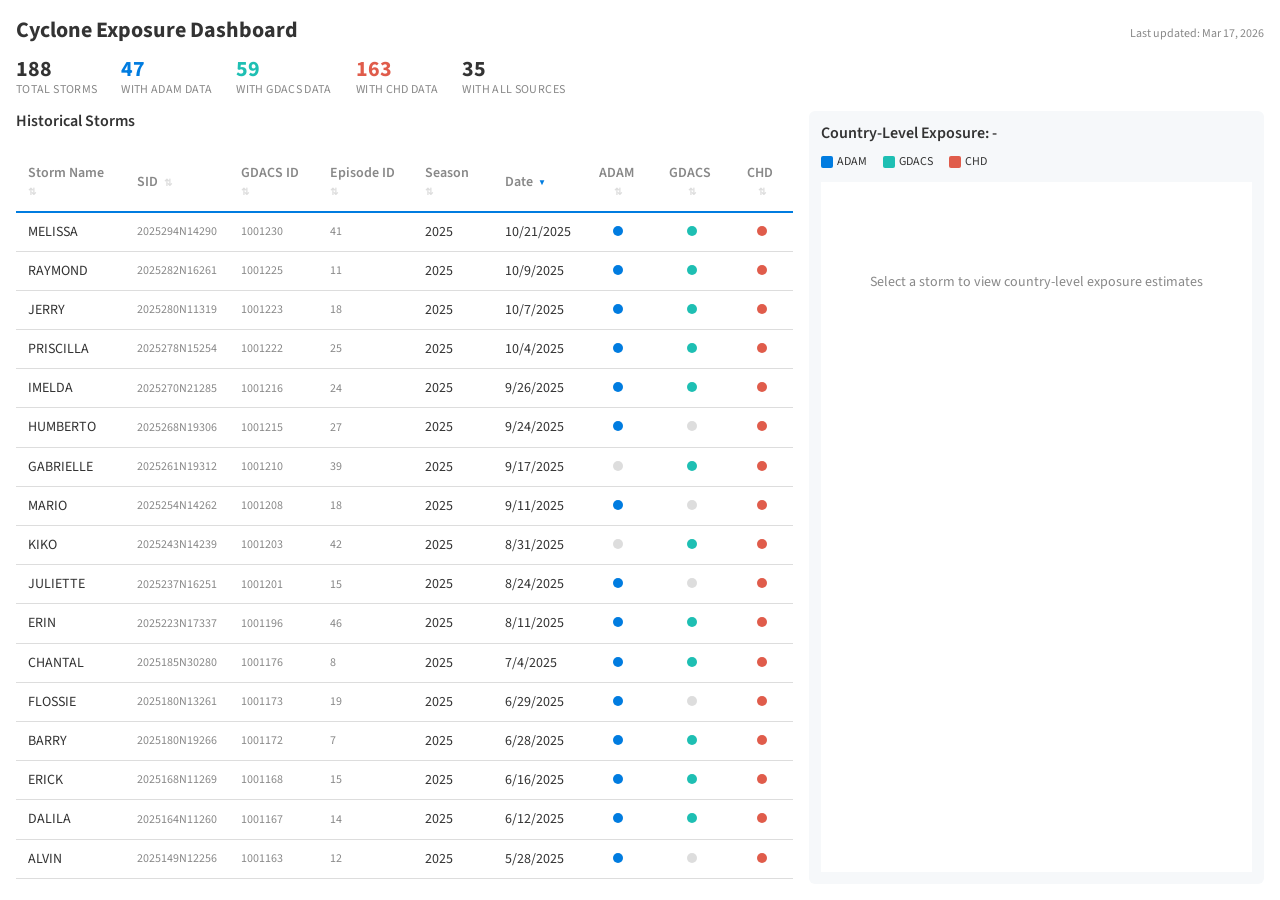
<file: index.html>
<!DOCTYPE html>
<html lang="en">
<head>
    <meta charset="UTF-8">
    <meta name="viewport" content="width=device-width, initial-scale=1.0">
    <title>Cyclone Exposure Dashboard</title>
    <link rel="preconnect" href="https://fonts.googleapis.com">
    <link rel="preconnect" href="https://fonts.gstatic.com" crossorigin>
    <link href="https://fonts.googleapis.com/css2?family=Source+Sans+Pro:wght@400;600;700&display=swap" rel="stylesheet">
    <link rel="stylesheet" href="assets/styles.css">

</head>
<body>
    <div class="container">
        <div style="display:flex; justify-content:space-between; align-items:baseline; margin-bottom:12px;">
            <h1 style="margin-bottom:0;">Cyclone Exposure Dashboard</h1>
            <span id="last-updated" style="font-size:12px; color:#888888;"></span>
        </div>

        <div id="summary-stats" class="summary-stats"></div>

        <div class="main-content">
            <div class="section left-section">
                <div class="section-header">
                    <h2>Historical Storms</h2>
                </div>
                <div id="storms-table-container" class="table-container">
                    <div class="loading">Loading storm data...</div>
                </div>
            </div>

            <div class="section right-section">
                <div class="section-header">
                    <h2>Country-Level Exposure: <span id="selected-storm-name">-</span></h2>
                    <div class="source-legend">
                        <div class="source-legend-item">
                            <div class="legend-color adam"></div>
                            <span>ADAM</span>
                        </div>
                        <div class="source-legend-item">
                            <div class="legend-color gdacs"></div>
                            <span>GDACS</span>
                        </div>
                        <div class="source-legend-item">
                            <div class="legend-color chd"></div>
                            <span>CHD</span>
                        </div>
                    </div>
                </div>
                <div id="country-table-container" class="table-container">
                    <div class="empty-state">Select a storm to view country-level exposure estimates</div>
                </div>
            </div>
        </div>
    </div>

    <div id="country-modal" class="modal-overlay" style="display:none" onclick="closeModal(event)">
        <div class="modal-content">
            <div class="modal-header">
                <h2 id="modal-country-name"></h2>
                <button class="modal-close" onclick="closeModal()">×</button>
            </div>
            <div id="modal-body"></div>
        </div>
    </div>

    <div id="adm1-modal" class="modal-overlay" style="display:none" onclick="closeAdm1Modal(event)">
        <div class="modal-content" style="max-width:780px; max-height:50vh; overflow-y:auto;">
            <div class="modal-header">
                <h2 id="adm1-modal-title"></h2>
                <button class="modal-close" onclick="closeAdm1Modal()">×</button>
            </div>
            <div class="source-legend" style="padding:8px 0 12px 0;">
                <div class="source-legend-item"><div class="legend-color adam"></div><span>ADAM</span></div>
                <div class="source-legend-item"><div class="legend-color gdacs"></div><span>GDACS</span></div>
            </div>
            <div id="adm1-modal-body"></div>
        </div>
    </div>

    <div id="dot-tooltip" class="dot-tooltip"></div>

    <script>
        let exposureData = [];
        let adm1Data = [];
        let stormDataCache = {};
        let selectedStormSid = null;
        let currentSortColumn = 'from_date';
        let currentSortDirection = 'desc';

        // Load data
        fetch('assets/exposure_data.json')
            .then(response => response.json())
            .then(data => {
                exposureData = data.data;
                if (data.last_updated) {
                    const d = new Date(data.last_updated);
                    document.getElementById('last-updated').textContent =
                        'Last updated: ' + d.toLocaleDateString(undefined, { year: 'numeric', month: 'short', day: 'numeric' });
                }
                renderStormsTable();
            })
            .catch(error => {
                console.error('Error loading data:', error);
                document.getElementById('storms-table-container').innerHTML =
                    '<div class="empty-state">Error loading data. Please ensure assets/exposure_data.json is available.</div>';
            });

        fetch('assets/adm1_exposure_data.json')
            .then(response => response.json())
            .then(data => { adm1Data = data.data; })
            .catch(() => { adm1Data = []; });

        function sortStorms(column) {
            if (currentSortColumn === column) {
                currentSortDirection = currentSortDirection === 'asc' ? 'desc' : 'asc';
            } else {
                currentSortColumn = column;
                currentSortDirection = 'asc';
            }
            renderStormsTable();
        }

        function renderStormsTable() {
            // Group data by storm (sid)
            const stormMap = {};
            exposureData.forEach(row => {
                if (!stormMap[row.sid]) {
                    stormMap[row.sid] = {
                        sid: row.sid,
                        event_id: row.event_id,
                        episode_id: row.episode_id,
                        source: row.source,
                        storm_name: row.storm_name,
                        season: row.season,
                        name: row.name,
                        from_date: row.from_date,
                        alert_level: row.alert_level,
                        hasAdam: false,
                        hasGdacs: false,
                        hasChd: false,
                        countries: []
                    };
                }

                // Check if this row has ADAM, GDACS, or CHD data
                const hasAdamData = row.pop_64kt_adam != null || row.pop_34kt_adam != null || row.pop_50kt_adam != null;
                const hasGdacsData = row.pop_34kt_gdacs != null || row.pop_64kt_gdacs != null;
                const hasChdData = row.pop_34kt_chd != null || row.pop_50kt_chd != null || row.pop_64kt_chd != null;

                if (hasAdamData) stormMap[row.sid].hasAdam = true;
                if (hasGdacsData) stormMap[row.sid].hasGdacs = true;
                if (hasChdData) stormMap[row.sid].hasChd = true;
            });

            const storms = Object.values(stormMap);

            // Summary stats
            const totalStorms   = storms.length;
            const withAdam      = storms.filter(s => s.hasAdam).length;
            const withGdacs     = storms.filter(s => s.hasGdacs).length;
            const withChd       = storms.filter(s => s.hasChd).length;
            const withBoth      = storms.filter(s => s.hasAdam && s.hasGdacs && s.hasChd).length;
            document.getElementById('summary-stats').innerHTML = `
                <div class="stat-item"><span class="stat-value">${totalStorms}</span><span class="stat-label">Total storms</span></div>
                <div class="stat-item"><span class="stat-value" style="color:#007CE0">${withAdam}</span><span class="stat-label">With ADAM data</span></div>
                <div class="stat-item"><span class="stat-value" style="color:#1EBFB3">${withGdacs}</span><span class="stat-label">With GDACS data</span></div>
                <div class="stat-item"><span class="stat-value" style="color:#E05C4B">${withChd}</span><span class="stat-label">With CHD data</span></div>
                <div class="stat-item"><span class="stat-value">${withBoth}</span><span class="stat-label">With all sources</span></div>
            `;

            // Sort storms
            storms.sort((a, b) => {
                let aVal, bVal;

                switch(currentSortColumn) {
                    case 'storm_name':
                        aVal = (a.name || '').toLowerCase();
                        bVal = (b.name || '').toLowerCase();
                        break;
                    case 'sid':
                        aVal = (a.sid || '').toLowerCase();
                        bVal = (b.sid || '').toLowerCase();
                        break;
                    case 'event_id':
                        aVal = a.event_id || 0;
                        bVal = b.event_id || 0;
                        break;
                    case 'episode_id':
                        aVal = a.episode_id || 0;
                        bVal = b.episode_id || 0;
                        break;
                    case 'season':
                        aVal = a.season || 0;
                        bVal = b.season || 0;
                        break;
                    case 'from_date':
                        aVal = a.from_date ? new Date(a.from_date).getTime() : 0;
                        bVal = b.from_date ? new Date(b.from_date).getTime() : 0;
                        break;
                    case 'hasAdam':
                        aVal = a.hasAdam ? 1 : 0;
                        bVal = b.hasAdam ? 1 : 0;
                        break;
                    case 'hasGdacs':
                        aVal = a.hasGdacs ? 1 : 0;
                        bVal = b.hasGdacs ? 1 : 0;
                        break;
                    case 'hasChd':
                        aVal = a.hasChd ? 1 : 0;
                        bVal = b.hasChd ? 1 : 0;
                        break;
                    default:
                        return 0;
                }

                if (typeof aVal === 'string') {
                    return currentSortDirection === 'asc'
                        ? aVal.localeCompare(bVal)
                        : bVal.localeCompare(aVal);
                } else {
                    return currentSortDirection === 'asc'
                        ? aVal - bVal
                        : bVal - aVal;
                }
            });

            const getSortClass = (column) => {
                if (currentSortColumn === column) {
                    return `sortable sorted-${currentSortDirection}`;
                }
                return 'sortable';
            };

            let html = `
                <table class="storms-table">
                    <thead>
                        <tr>
                            <th class="${getSortClass('storm_name')}" onclick="sortStorms('storm_name')">Storm Name</th>
                            <th class="${getSortClass('sid')}" onclick="sortStorms('sid')">SID</th>
                            <th class="${getSortClass('event_id')}" onclick="sortStorms('event_id')">GDACS ID</th>
                            <th class="${getSortClass('episode_id')}" onclick="sortStorms('episode_id')">Episode ID</th>
                            <th class="${getSortClass('season')}" onclick="sortStorms('season')">Season</th>
                            <th class="${getSortClass('from_date')}" onclick="sortStorms('from_date')">Date</th>
                            <th class="${getSortClass('hasAdam')}" onclick="sortStorms('hasAdam')" style="text-align: center;">ADAM</th>
                            <th class="${getSortClass('hasGdacs')}" onclick="sortStorms('hasGdacs')" style="text-align: center;">GDACS</th>
                            <th class="${getSortClass('hasChd')}" onclick="sortStorms('hasChd')" style="text-align: center;">CHD</th>
                        </tr>
                    </thead>
                    <tbody>
            `;

            storms.forEach(storm => {
                // Cache storm data for lookup
                stormDataCache[storm.sid] = storm;

                const date = storm.from_date ? new Date(storm.from_date).toLocaleDateString() : '-';

                html += `
                    <tr onclick="selectStorm('${storm.sid}')" data-sid="${storm.sid}">
                        <td>${storm.name || '-'}</td>
                        <td style="font-size: 12px; color: #888888;">${storm.sid || '-'}</td>
                        <td style="font-size: 12px; color: #888888;">${storm.event_id || '-'}</td>
                        <td style="font-size: 12px; color: #888888;">${storm.episode_id || '-'}</td>
                        <td>${storm.season || '-'}</td>
                        <td>${date}</td>
                        <td style="text-align: center;"><span class="indicator ${storm.hasAdam ? 'adam-available' : 'unavailable'}"></span></td>
                        <td style="text-align: center;"><span class="indicator ${storm.hasGdacs ? 'gdacs-available' : 'unavailable'}"></span></td>
                        <td style="text-align: center;"><span class="indicator ${storm.hasChd ? 'chd-available' : 'unavailable'}"></span></td>
                    </tr>
                `;
            });

            html += `
                    </tbody>
                </table>
            `;

            document.getElementById('storms-table-container').innerHTML = html;
        }

        function selectStorm(sid) {
            selectedStormSid = sid;

            // Update selected row styling
            document.querySelectorAll('.storms-table tbody tr').forEach(tr => {
                tr.classList.remove('selected');
            });
            document.querySelector(`tr[data-sid="${sid}"]`).classList.add('selected');

            // Get storm name from cache
            const storm = stormDataCache[sid];
            const stormName = storm ? (storm.name || 'Unknown') : 'Unknown';

            // Update storm name in country section
            document.getElementById('selected-storm-name').textContent = stormName;

            // Render country table
            renderCountryTable(sid);
        }

        function renderCountryTable(sid) {
            const stormData = exposureData.filter(row => row.sid === sid);

            if (stormData.length === 0) {
                document.getElementById('country-table-container').innerHTML =
                    '<div class="empty-state">No data available for this storm</div>';
                return;
            }

            // Group by ISO3 to ensure one row per country
            const countryMap = {};
            stormData.forEach(row => {
                if (!countryMap[row.iso3]) {
                    countryMap[row.iso3] = {
                        country_name: row.country_name,
                        iso3: row.iso3,
                        pop_64kt_adam: row.pop_64kt_adam,
                        pop_50kt_adam: row.pop_50kt_adam,
                        pop_34kt_adam: row.pop_34kt_adam,
                        pop_64kt_gdacs: row.pop_64kt_gdacs,
                        pop_34kt_gdacs: row.pop_34kt_gdacs,
                        pop_64kt_chd: row.pop_64kt_chd,
                        pop_50kt_chd: row.pop_50kt_chd,
                        pop_34kt_chd: row.pop_34kt_chd
                    };
                } else {
                    // Merge data if we have multiple rows for the same country
                    if (row.country_name != null) countryMap[row.iso3].country_name = row.country_name;
                    if (row.pop_64kt_adam != null) countryMap[row.iso3].pop_64kt_adam = row.pop_64kt_adam;
                    if (row.pop_50kt_adam != null) countryMap[row.iso3].pop_50kt_adam = row.pop_50kt_adam;
                    if (row.pop_34kt_adam != null) countryMap[row.iso3].pop_34kt_adam = row.pop_34kt_adam;
                    if (row.pop_64kt_gdacs != null) countryMap[row.iso3].pop_64kt_gdacs = row.pop_64kt_gdacs;
                    if (row.pop_34kt_gdacs != null) countryMap[row.iso3].pop_34kt_gdacs = row.pop_34kt_gdacs;
                    if (row.pop_64kt_chd != null) countryMap[row.iso3].pop_64kt_chd = row.pop_64kt_chd;
                    if (row.pop_50kt_chd != null) countryMap[row.iso3].pop_50kt_chd = row.pop_50kt_chd;
                    if (row.pop_34kt_chd != null) countryMap[row.iso3].pop_34kt_chd = row.pop_34kt_chd;
                }
            });

            const countries = Object.values(countryMap).sort((a, b) =>
                (a.country_name || '').localeCompare(b.country_name || '')
            );

            const formatNumber = (val) => {
                if (val == null || val === '') return '-';
                return Math.round(val).toLocaleString();
            };

            const createStackedValues = (adamVal, gdacsVal, chdVal) => {
                const adamDisplay = adamVal != null ? formatNumber(adamVal) : '-';
                const gdacsDisplay = gdacsVal != null ? formatNumber(gdacsVal) : '-';
                const chdDisplay = chdVal != null ? formatNumber(chdVal) : '-';

                const adamClass = adamVal != null ? 'adam-value' : 'no-data';
                const gdacsClass = gdacsVal != null ? 'gdacs-value' : 'no-data';
                const chdClass = chdVal != null ? 'chd-value' : 'no-data';

                return `
                    <div class="stacked-values">
                        <div class="${adamClass}">${adamDisplay}</div>
                        <div class="${gdacsClass}">${gdacsDisplay}</div>
                        <div class="${chdClass}">${chdDisplay}</div>
                    </div>
                `;
            };

            let html = `
                <table>
                    <thead>
                        <tr>
                            <th>Country</th>
                            <th style="text-align: center;">High Wind (64 kt)</th>
                            <th style="text-align: center;">Medium Wind (50 kt)</th>
                            <th style="text-align: center;">Low Wind (34 kt)</th>
                            <th></th>
                        </tr>
                    </thead>
                    <tbody>
            `;

            countries.forEach(country => {
                const safeIso3 = (country.iso3 || '').replace(/'/g, "\\'");
                const safeName = (country.country_name || '-').replace(/'/g, "\\'");
                const hasAdm1 = adm1Data.some(
                    r => r.sid === sid && r.iso3 === country.iso3
                );
                const adm1Link = hasAdm1
                    ? `<span class="country-link" onclick="openAdm1Modal('${sid}', '${safeIso3}', '${safeName}')">See admin 1</span>`
                    : '-';
                html += `
                    <tr>
                        <td><span class="country-link" onclick="openCountryModal('${safeIso3}', '${safeName}')">${country.country_name || '-'}</span></td>
                        <td class="comparison-cell">${createStackedValues(country.pop_64kt_adam, country.pop_64kt_gdacs, country.pop_64kt_chd)}</td>
                        <td class="comparison-cell">${createStackedValues(country.pop_50kt_adam, null, country.pop_50kt_chd)}</td>
                        <td class="comparison-cell">${createStackedValues(country.pop_34kt_adam, country.pop_34kt_gdacs, country.pop_34kt_chd)}</td>
                        <td style="white-space:nowrap;">${adm1Link}</td>
                    </tr>
                `;
            });

            html += `
                    </tbody>
                </table>
            `;

            document.getElementById('country-table-container').innerHTML = html;
        }

        const WIND_LEVELS = [
            { value: '34', label: '34 kt', adamKey: 'pop_34kt_adam', gdacsKey: 'pop_34kt_gdacs', chdKey: 'pop_34kt_chd' },
            { value: '50', label: '50 kt', adamKey: 'pop_50kt_adam', gdacsKey: null,              chdKey: 'pop_50kt_chd' },
            { value: '64', label: '64 kt', adamKey: 'pop_64kt_adam', gdacsKey: 'pop_64kt_gdacs', chdKey: 'pop_64kt_chd' },
        ];

        let _modalCountryData = [];
        let _modalHighlightSid = null;

        function openCountryModal(iso3, countryName) {
            _modalCountryData = exposureData.filter(row => row.iso3 === iso3);
            _modalHighlightSid = selectedStormSid;
            document.getElementById('modal-country-name').textContent = countryName;
            const toggle = WIND_LEVELS.map((w, i) =>
                `<label class="wind-option"><input type="radio" name="wind-speed" value="${w.value}" ${i === 0 ? 'checked' : ''} onchange="updateChart('${w.value}')">${w.label}</label>`
            ).join('');
            document.getElementById('modal-body').innerHTML =
                `<div class="wind-toggle">${toggle}</div><div id="chart-svg-container">${buildStripChart('34')}</div>`;
            setupDotTooltips();
            document.getElementById('country-modal').style.display = 'flex';
        }

        function updateChart(windValue) {
            document.getElementById('chart-svg-container').innerHTML = buildStripChart(windValue);
            setupDotTooltips();
        }

        function buildStripChart(windValue) {
            const level = WIND_LEVELS.find(w => w.value === windValue);

            const W = 500, H = 360;
            const m = { top: 20, right: 30, bottom: 56, left: 72 };
            const pw = W - m.left - m.right;
            const ph = H - m.top - m.bottom;

            // Three strip centers
            const adamX  = pw * 0.2;
            const gdacsX = pw * 0.5;
            const chdX   = pw * 0.8;
            const jitterRange = pw * 0.14;

            // Scale across all strips for the selected wind level
            let maxVal = 0;
            _modalCountryData.forEach(row => {
                const av = row[level.adamKey];
                const gv = level.gdacsKey ? row[level.gdacsKey] : null;
                const cv = level.chdKey ? row[level.chdKey] : null;
                if (av != null && av > maxVal) maxVal = av;
                if (gv != null && gv > maxVal) maxVal = gv;
                if (cv != null && cv > maxVal) maxVal = cv;
            });
            if (maxVal === 0) maxVal = 1;

            const yPos = v => ph - (v / maxVal) * ph;

            function jitter(s) {
                let h = 5381;
                for (let i = 0; i < s.length; i++) h = ((h << 5) + h + s.charCodeAt(i)) & 0x7FFFFFFF;
                return ((h % 10000) / 10000 - 0.5) * jitterRange;
            }

            // Y-axis grid lines and labels — 5 evenly spaced ticks
            let grid = '', yLabels = '';
            const nTicks = 5;
            for (let i = 0; i <= nTicks; i++) {
                const v = (i / nTicks) * maxVal;
                const y = yPos(v).toFixed(1);
                const label = v >= 1e6 ? (v / 1e6).toFixed(1) + 'M' : v >= 1e3 ? (v / 1e3).toFixed(0) + 'K' : Math.round(v).toString();
                grid    += `<line x1="0" y1="${y}" x2="${pw}" y2="${y}" stroke="#EEEEEE" stroke-width="1"/>`;
                yLabels += `<text x="-8" y="${(parseFloat(y) + 4).toFixed(1)}" text-anchor="end" font-size="11" fill="#999">${label}</text>`;
            }

            // Dots — normal first, selected on top
            let normalDots = '', selectedDots = '';
            function addDot(stripX, v, name, season, color, sid) {
                if (v == null) return;
                const isHL = _modalHighlightSid != null && sid === _modalHighlightSid;
                const y = yPos(v).toFixed(1);
                const j = jitter(name + stripX.toFixed(0));
                const valLabel = v >= 1e6 ? (v / 1e6).toFixed(2) + 'M' : v >= 1e3 ? (v / 1e3).toFixed(1) + 'K' : v.toLocaleString();
                const dot = `<circle cx="${(stripX + j).toFixed(1)}" cy="${y}" r="${isHL ? 8 : 5}" fill="${isHL ? '#E05C4B' : color}" opacity="${isHL ? 1 : 0.7}" stroke="${isHL ? '#B84535' : 'white'}" stroke-width="${isHL ? 2 : 1}" class="dot" data-storm="${name.replace(/"/g, '&quot;')}" data-season="${season}" data-val="${valLabel}"/>`;
                if (isHL) selectedDots += dot;
                else normalDots += dot;
            }

            let selectedName = '';
            _modalCountryData.forEach(row => {
                if (_modalHighlightSid != null && row.sid === _modalHighlightSid) selectedName = row.name;
                addDot(adamX,  row[level.adamKey],                            row.name, row.season, '#007CE0', row.sid);
                addDot(gdacsX, level.gdacsKey ? row[level.gdacsKey] : null,  row.name, row.season, '#1EBFB3', row.sid);
                addDot(chdX,   level.chdKey  ? row[level.chdKey]   : null,  row.name, row.season, '#E05C4B', row.sid);
            });

            // X-axis labels
            const gdacsColor = level.gdacsKey ? '#1EBFB3' : '#CCCCCC';
            const xLabels = `
                <text x="${adamX.toFixed(1)}"  y="${ph + 22}" text-anchor="middle" font-size="13" font-weight="600" fill="#007CE0">ADAM</text>
                <text x="${gdacsX.toFixed(1)}" y="${ph + 22}" text-anchor="middle" font-size="13" font-weight="600" fill="${gdacsColor}">GDACS</text>
                <text x="${chdX.toFixed(1)}"   y="${ph + 22}" text-anchor="middle" font-size="13" font-weight="600" fill="#E05C4B">CHD</text>
            `;

            let noEquivLabel = '';
            if (!level.gdacsKey) {
                noEquivLabel += `<text x="${gdacsX.toFixed(1)}" y="${(ph / 2).toFixed(0)}" text-anchor="middle" font-size="12" fill="#CCCCCC">No equivalent</text>`;
            }

            // Legend (selected storm only — ADAM/GDACS identified by x-axis labels)
            const legendLabel = selectedName ? selectedName : 'Selected storm';
            const legend = `
                <circle cx="${(pw / 2 - 58).toFixed(0)}" cy="${ph + 42}" r="6" fill="#E05C4B" stroke="#B84535" stroke-width="2"/>
                <text    x="${(pw / 2 - 46).toFixed(0)}" y="${ph + 46}" font-size="11" fill="#555">${legendLabel}</text>
            `;

            return `<svg width="${W}" height="${H}">
                <g transform="translate(${m.left},${m.top})">
                    ${grid}
                    <line x1="0" y1="0" x2="0" y2="${ph}" stroke="#DDDDDD" stroke-width="1"/>
                    <line x1="0" y1="${ph}" x2="${pw}" y2="${ph}" stroke="#DDDDDD" stroke-width="1"/>
                    ${normalDots}
                    ${selectedDots}
                    ${noEquivLabel}
                    ${xLabels}
                    ${yLabels}
                    ${legend}
                    <text transform="rotate(-90)" x="${(-ph / 2).toFixed(0)}" y="-56" text-anchor="middle" font-size="12" fill="#999">Population exposed</text>
                </g>
            </svg>`;
        }

        function setupDotTooltips() {
            const tooltip = document.getElementById('dot-tooltip');
            document.querySelectorAll('#modal-body .dot').forEach(dot => {
                dot.addEventListener('mouseenter', e => {
                    tooltip.innerHTML = `<strong>${e.target.dataset.storm}</strong> (${e.target.dataset.season})<br>${e.target.dataset.val}`;
                    tooltip.style.display = 'block';
                });
                dot.addEventListener('mousemove', e => {
                    tooltip.style.left = (e.clientX + 14) + 'px';
                    tooltip.style.top  = (e.clientY - 48) + 'px';
                });
                dot.addEventListener('mouseleave', () => {
                    tooltip.style.display = 'none';
                });
            });
        }

        function closeModal(e) {
            if (!e || e.target === document.getElementById('country-modal')) {
                document.getElementById('country-modal').style.display = 'none';
                document.getElementById('dot-tooltip').style.display = 'none';
            }
        }

        function openAdm1Modal(sid, iso3, countryName) {
            document.getElementById('adm1-modal-title').textContent =
                `Admin 1 Exposure — ${countryName}`;
            document.getElementById('adm1-modal-body').innerHTML =
                renderAdm1Table(sid, iso3);
            document.getElementById('adm1-modal').style.display = 'flex';
        }

        function renderAdm1Table(sid, iso3) {
            const rows = adm1Data.filter(r => r.sid === sid && r.iso3 === iso3);
            if (rows.length === 0) return '<div class="empty-state">No admin 1 data available.</div>';

            const formatNumber = (val) => {
                if (val == null || val === '') return '-';
                return Math.round(val).toLocaleString();
            };

            const createStackedValues = (adamVal, gdacsVal) => {
                const adamDisplay = adamVal != null ? formatNumber(adamVal) : '-';
                const gdacsDisplay = gdacsVal != null ? formatNumber(gdacsVal) : '-';
                return `
                    <div class="stacked-values">
                        <div class="${adamVal != null ? 'adam-value' : 'no-data'}">${adamDisplay}</div>
                        <div class="${gdacsVal != null ? 'gdacs-value' : 'no-data'}">${gdacsDisplay}</div>
                    </div>
                `;
            };

            // Sort by adm1_name
            const sorted = [...rows].sort((a, b) =>
                (a.adm1_name || '').localeCompare(b.adm1_name || '')
            );

            let html = `
                <table>
                    <thead>
                        <tr>
                            <th>Admin 1</th>
                            <th style="text-align:center;">High Wind (64 kt)</th>
                            <th style="text-align:center;">Medium Wind (50 kt)</th>
                            <th style="text-align:center;">Low Wind (34 kt)</th>
                        </tr>
                    </thead>
                    <tbody>
            `;
            const totals = { pop_64kt_adam: null, pop_64kt_gdacs: null, pop_50kt_adam: null, pop_34kt_adam: null, pop_34kt_gdacs: null };
            sorted.forEach(row => {
                for (const key of Object.keys(totals)) {
                    if (row[key] != null) totals[key] = (totals[key] || 0) + row[key];
                }
                html += `
                    <tr>
                        <td>${row.adm1_name || '-'}</td>
                        <td class="comparison-cell">${createStackedValues(row.pop_64kt_adam, row.pop_64kt_gdacs)}</td>
                        <td class="comparison-cell">${createStackedValues(row.pop_50kt_adam, null)}</td>
                        <td class="comparison-cell">${createStackedValues(row.pop_34kt_adam, row.pop_34kt_gdacs)}</td>
                    </tr>
                `;
            });
            html += `
                    </tbody>
                    <tfoot>
                        <tr style="font-weight:600; border-top: 2px solid #007CE0;">
                            <td>Total</td>
                            <td class="comparison-cell">${createStackedValues(totals.pop_64kt_adam, totals.pop_64kt_gdacs)}</td>
                            <td class="comparison-cell">${createStackedValues(totals.pop_50kt_adam, null)}</td>
                            <td class="comparison-cell">${createStackedValues(totals.pop_34kt_adam, totals.pop_34kt_gdacs)}</td>
                        </tr>
                    </tfoot>
                </table>`;
            return html;
        }

        function closeAdm1Modal(e) {
            if (!e || e.target === document.getElementById('adm1-modal')) {
                document.getElementById('adm1-modal').style.display = 'none';
            }
        }
    </script>
</body>
</html>
</file>
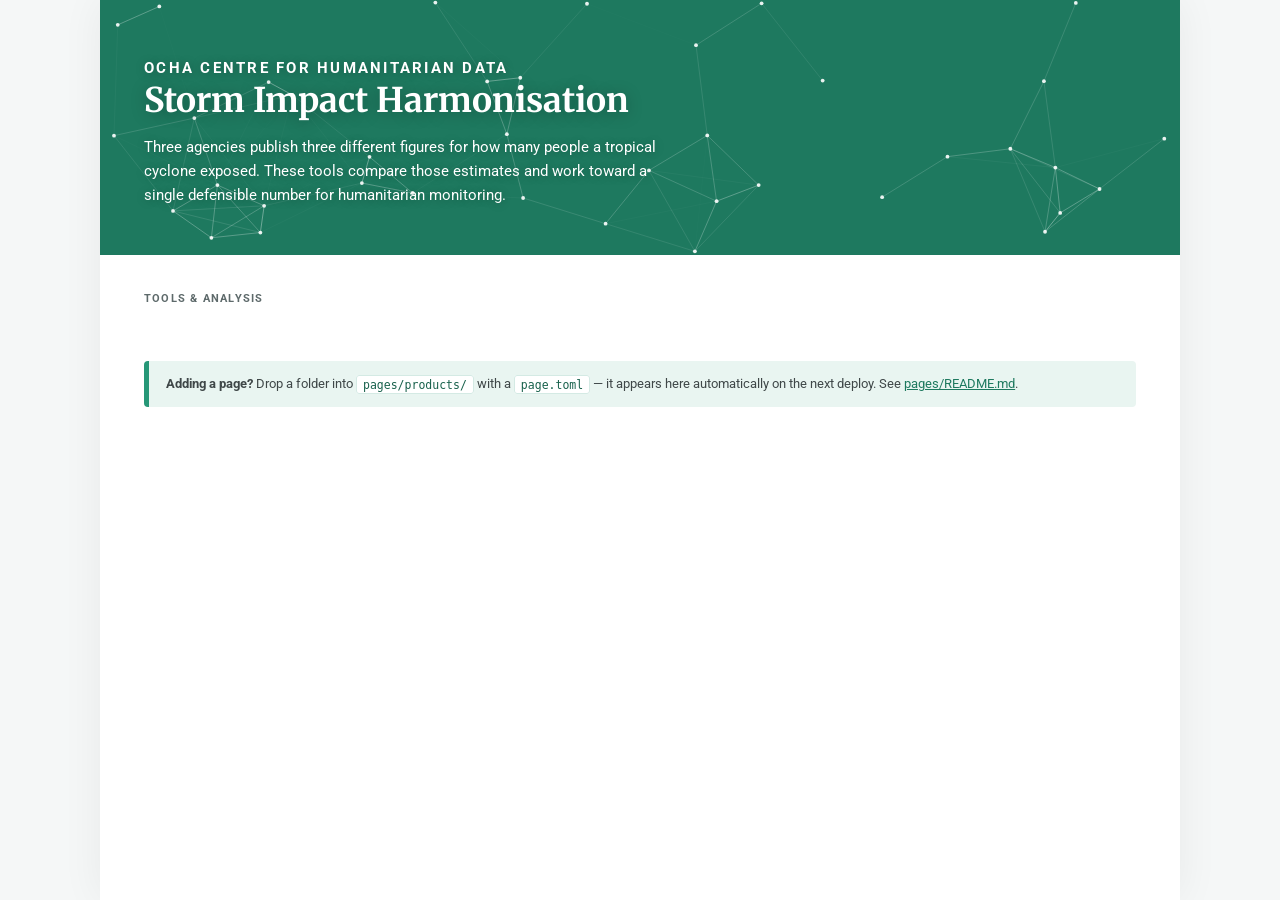
<file: pages/_build/template.html>
<!DOCTYPE html>
<html lang="en">
<head>
<meta charset="utf-8">
<meta name="viewport" content="width=device-width, initial-scale=1">
<title>Storm Impact Harmonisation — OCHA Centre for Humanitarian Data</title>
<meta name="description" content="Tools and analysis comparing CHD, GDACS and ADAM tropical cyclone population exposure estimates.">
<link rel="preconnect" href="https://fonts.googleapis.com">
<link rel="preconnect" href="https://fonts.gstatic.com" crossorigin>
<link href="https://fonts.googleapis.com/css2?family=Merriweather:wght@700&family=Roboto:wght@400;500;700&display=swap" rel="stylesheet">
<style>
/* HDX v2 design tokens — kept in step with artefacts/slides/aac_slides.scss so
   the site and the decks read as one system. */
:root {
  --b5:#269777; --b6:#1e795f; --b7:#18614c; --b05:#e9f5f1; --b1:#d4eae4;
  --n9:#1f2324; --n8:#3f4748; --n7:#5e6a6b; --n05:#f5f7f7;
}
* { box-sizing:border-box; }
body {
  margin:0; background:var(--n05); color:var(--n9);
  font-family:'Roboto',system-ui,-apple-system,'Segoe UI','Helvetica Neue',Arial,sans-serif;
  line-height:1.5;
}
.wrap { max-width:1080px; margin:0 auto; background:#fff; min-height:100vh;
        box-shadow:0 0 40px rgba(31,35,36,.06); }

/* ── hero ─────────────────────────────────────────────────────────────── */
.hero { position:relative; overflow:hidden; background:var(--b6);
        padding:56px 44px 48px; }
.hero canvas { position:absolute; inset:0; width:100%; height:100%; z-index:0; }
.hero .inner { position:relative; z-index:1; }
.eyebrow { font-size:11px; letter-spacing:.15em; text-transform:uppercase; font-weight:700;
           color:rgba(255,255,255,.88); margin:0 0 12px;
           text-shadow:0 1px 8px rgba(0,0,0,.25); }
.hero h1 { font-family:'Merriweather',Georgia,'Times New Roman',serif; font-weight:700;
           font-size:34px; line-height:1.2; color:#fff; margin:0 0 14px;
           text-shadow:0 2px 16px rgba(0,0,0,.28); }
.hero p { margin:0; font-size:15px; line-height:1.6; color:#fff; max-width:64ch;
          text-shadow:0 1px 10px rgba(0,0,0,.25); }

/* ── cards ────────────────────────────────────────────────────────────── */
main { padding:36px 44px 8px; }
.label { font-size:11px; font-weight:700; letter-spacing:.11em; text-transform:uppercase;
         color:var(--n7); margin:0 0 16px; }
.grid { display:grid; grid-template-columns:repeat(auto-fill,minmax(300px,1fr)); gap:16px; }

.k { display:flex; flex-direction:column; text-decoration:none; color:inherit;
     background:#fff; border:1px solid #e2e7e7; border-top:3px solid var(--b5);
     border-radius:5px; padding:18px 19px 14px;
     transition:box-shadow .18s ease, transform .18s ease; }
.k:hover, .k:focus-visible { box-shadow:0 4px 20px rgba(31,35,36,.10);
                             transform:translateY(-2px); outline:none; }
.k:focus-visible { border-color:var(--b5); box-shadow:0 0 0 3px var(--b1); }
.k h2 { font-family:'Merriweather',Georgia,serif; margin:0 0 8px; font-size:16px;
        font-weight:700; color:var(--b6); line-height:1.25; }
.k p { margin:0 0 14px; font-size:13.5px; color:var(--n8); line-height:1.55; flex:1; }
.k .foot { display:flex; justify-content:space-between; align-items:center; gap:10px;
           font-size:10.5px; color:var(--n7); text-transform:uppercase;
           letter-spacing:.06em; border-top:1px solid #f0f3f3; padding-top:10px; }
.k .foot em { font-style:normal; color:var(--b5); font-weight:500; }

.chip { display:inline-block; font-size:9px; padding:2.5px 7px; border-radius:10px;
        margin-left:7px; text-transform:uppercase; letter-spacing:.07em; font-weight:700;
        vertical-align:2.5px; font-family:'Roboto',sans-serif; }
.chip-ext { background:var(--b05); color:var(--b7); border:1px solid var(--b1); }
.chip-dep { background:#f0f2f2; color:var(--n7); border:1px solid #e0e5e5; }

.k.dep { border-top-color:#c8d0d0; opacity:.66; background:#fcfdfd; }
.k.dep h2 { color:var(--n7); }
.k.dep:hover { transform:none; box-shadow:none; }

/* ── contributor footer ───────────────────────────────────────────────── */
footer { margin:30px 44px 40px; padding:13px 17px; border-radius:4px;
         background:var(--b05); border-left:5px solid var(--b5);
         font-size:12.5px; color:var(--n8); line-height:1.6; }
footer code { background:#fff; border:1px solid var(--b1); padding:1.5px 6px;
              border-radius:3px; font-size:11.5px; color:var(--b7); }
footer a { color:var(--b6); }

@media (max-width:640px) {
  .hero { padding:40px 22px 34px; }
  .hero h1 { font-size:26px; }
  main { padding:26px 22px 4px; }
  footer { margin:24px 22px 32px; }
}
/* Respect users who ask for less motion — the canvas paints one static frame. */
@media (prefers-reduced-motion:reduce) { .hero canvas { animation:none; } }
</style>
</head>
<body>
<div class="wrap">

  <header class="hero">
    <canvas id="bg" aria-hidden="true"></canvas>
    <div class="inner">
      <p class="eyebrow">OCHA Centre for Humanitarian Data</p>
      <h1>Storm Impact Harmonisation</h1>
      <p>Three agencies publish three different figures for how many people a tropical
         cyclone exposed. These tools compare those estimates and work toward a single
         defensible number for humanitarian monitoring.</p>
    </div>
  </header>

  <main>
    <p class="label">Tools &amp; analysis</p>
    <div class="grid">
<!--CARDS-->
    </div>
  </main>

  <footer>
    <strong>Adding a page?</strong> Drop a folder into <code>pages/products/</code> with a
    <code>page.toml</code> — it appears here automatically on the next deploy. See
    <a href="https://github.com/OCHA-DAP/ds-storm-impact-harmonisation/blob/main/pages/README.md">pages/README.md</a>.
  </footer>

</div>

<script>
/* Animated particle-network hero, ported from artefacts/slides/aac-bg.html and
   rescoped from a fixed full-viewport canvas to this bounded header. Density and
   velocity are tuned down for a short panel. */
(function () {
  var c = document.getElementById('bg');
  if (!c || !c.getContext) return;

  var reduce = window.matchMedia && window.matchMedia('(prefers-reduced-motion: reduce)').matches;
  var x = c.getContext('2d'), W, H, P;

  function reset() {
    var dpr = window.devicePixelRatio || 1, r = c.parentNode.getBoundingClientRect();
    W = r.width; H = r.height;
    if (!W || !H) return;
    c.width = Math.round(W * dpr); c.height = Math.round(H * dpr);
    x.setTransform(dpr, 0, 0, dpr, 0, 0);
    var n = Math.max(22, Math.min(80, Math.floor(W * H / 7000)));
    P = [];
    for (var i = 0; i < n; i++) P.push({
      x: Math.random() * W, y: Math.random() * H,
      vx: (Math.random() - 0.5) * 0.7, vy: (Math.random() - 0.5) * 0.7
    });
  }

  function paint(step) {
    x.fillStyle = '#1e795f';                 /* --hdx-brand-6, matches .hero background */
    x.fillRect(0, 0, W, H);
    if (step) {
      for (var i = 0; i < P.length; i++) {
        var p = P[i]; p.x += p.vx; p.y += p.vy;
        if (p.x < 0 || p.x > W) p.vx *= -1;
        if (p.y < 0 || p.y > H) p.vy *= -1;
      }
    }
    for (var i = 0; i < P.length; i++) {
      for (var j = i + 1; j < P.length; j++) {
        var a = P[i], b = P[j], dx = a.x - b.x, dy = a.y - b.y;
        var d = Math.sqrt(dx * dx + dy * dy);
        if (d < 120) {
          x.strokeStyle = 'rgba(255,255,255,' + (1 - d / 120) * 0.45 + ')';
          x.lineWidth = 1; x.beginPath(); x.moveTo(a.x, a.y); x.lineTo(b.x, b.y); x.stroke();
        }
      }
    }
    x.fillStyle = 'rgba(255,255,255,0.9)';
    for (var i = 0; i < P.length; i++) {
      x.beginPath(); x.arc(P[i].x, P[i].y, 1.9, 0, 6.283); x.fill();
    }
  }

  function frame() { paint(true); requestAnimationFrame(frame); }

  window.addEventListener('resize', function () { reset(); if (reduce) paint(false); });
  reset();
  if (reduce) { paint(false); } else { frame(); }
})();
</script>
</body>
</html>
</file>
<file: assets/styles.css>
* {
    margin: 0;
    padding: 0;
    box-sizing: border-box;
}

body {
    font-family: 'Source Sans Pro', sans-serif;
    font-size: 16px;
    line-height: 1.3;
    color: #333;
    background: white;
    padding: 16px;
    height: 100vh;
    overflow: hidden;
}

.container {
    max-width: 100%;
    height: calc(100vh - 32px);
    display: flex;
    flex-direction: column;
    margin: 0 auto;
}

h1 {
    font-size: 22px;
    font-weight: 700;
    margin-bottom: 12px;
    color: #333;
}

h2 {
    font-size: 16px;
    font-weight: 600;
    margin-bottom: 10px;
    color: #333;
}

.main-content {
    display: flex;
    gap: 16px;
    flex: 1;
    min-height: 0;
}

.section {
    display: flex;
    flex-direction: column;
    min-height: 0;
}

.left-section {
    flex: 1.8;
    min-width: 0;
}

.right-section {
    flex: 1;
    min-width: 0;
    background-color: #f6f8fa;
    padding: 12px;
    border-radius: 6px;
}

.table-container {
    flex: 1;
    overflow-y: auto;
    background-color: white;
}

table {
    width: 100%;
    border-collapse: collapse;
    background: white;
}

th {
    font-weight: 600;
    font-size: 14px;
    color: #888888;
    text-align: left;
    padding: 10px 12px;
    border-bottom: 2px solid #007CE0;
    position: sticky;
    top: 0;
    z-index: 10;
    background: white;
}

#adm1-modal-body th {
    position: static !important;
}

td {
    padding: 10px 12px;
    font-size: 14px;
    color: #333;
    border-bottom: 1px solid #DDDDDD;
}

tr:last-child td {
    border-bottom: none;
}

tr:hover {
    background-color: rgba(0, 124, 224, 0.03);
}

.storms-table tbody tr {
    cursor: pointer;
}

.storms-table tbody tr.selected {
    background-color: rgba(0, 124, 224, 0.08);
}

.indicator {
    display: inline-block;
    width: 10px;
    height: 10px;
    border-radius: 50%;
    margin: 0 auto;
}

.indicator.adam-available {
    background-color: #007CE0;
}

.indicator.gdacs-available {
    background-color: #1EBFB3;
}

.indicator.chd-available {
    background-color: #E05C4B;
}

.indicator.unavailable {
    background-color: #DDDDDD;
}

.alert-badge {
    display: inline-block;
    padding: 2px 8px;
    border-radius: 3px;
    font-size: 12px;
    font-weight: 600;
}

.alert-red {
    background-color: rgba(242, 100, 90, 0.1);
    color: #F2645A;
}

.alert-orange {
    background-color: rgba(255, 165, 0, 0.1);
    color: #ff8c00;
}

.alert-green {
    background-color: rgba(30, 191, 179, 0.1);
    color: #1EBFB3;
}

.loading {
    text-align: center;
    padding: 40px 20px;
    color: #888888;
    font-size: 14px;
}

.empty-state {
    text-align: center;
    padding: 40px 20px;
    color: #888888;
    font-size: 14px;
    display: flex;
    align-items: center;
    justify-content: center;
    min-height: 200px;
}

.number-cell {
    text-align: right;
    font-variant-numeric: tabular-nums;
}

.source-label {
    font-size: 12px;
    font-weight: 600;
    color: #888888;
    text-transform: uppercase;
}

.comparison-cell {
    padding: 10px 12px;
    text-align: center;
}

.stacked-values {
    display: flex;
    flex-direction: column;
    gap: 2px;
    font-size: 13px;
}

.stacked-values .adam-value {
    color: #007CE0;
    font-weight: 600;
}

.stacked-values .gdacs-value {
    color: #1EBFB3;
    font-weight: 600;
}

.stacked-values .chd-value {
    color: #E05C4B;
    font-weight: 600;
}

.stacked-values .no-data {
    color: #DDDDDD;
}

.source-legend {
    display: flex;
    gap: 16px;
    margin-top: 4px;
    font-size: 12px;
}

.source-legend-item {
    display: flex;
    align-items: center;
    gap: 4px;
}

.legend-color {
    width: 12px;
    height: 12px;
    border-radius: 2px;
}

.legend-color.adam {
    background-color: #007CE0;
}

.legend-color.gdacs {
    background-color: #1EBFB3;
}

.legend-color.chd {
    background-color: #E05C4B;
}

.section-header {
    margin-bottom: 12px;
}

th.sortable {
    cursor: pointer;
    user-select: none;
}

th.sortable:hover {
    background-color: #f0f0f0;
}

th.sortable::after {
    content: ' ⇅';
    color: #DDDDDD;
    font-size: 10px;
    margin-left: 4px;
}

th.sortable.sorted-asc::after {
    content: ' ▲';
    color: #007CE0;
}

th.sortable.sorted-desc::after {
    content: ' ▼';
    color: #007CE0;
}

td a {
    color: #007CE0;
    text-decoration: none;
}

td a:hover {
    text-decoration: underline;
}

.modal-overlay {
    position: fixed;
    inset: 0;
    background: rgba(0, 0, 0, 0.35);
    display: flex;
    align-items: center;
    justify-content: center;
    z-index: 100;
}

.modal-content {
    background: white;
    border-radius: 8px;
    padding: 24px 28px;
    width: 660px;
    max-width: 95vw;
    box-shadow: 0 8px 32px rgba(0, 0, 0, 0.18);
}

.modal-header {
    display: flex;
    justify-content: space-between;
    align-items: center;
    margin-bottom: 20px;
}

.modal-close {
    background: none;
    border: none;
    font-size: 22px;
    line-height: 1;
    cursor: pointer;
    color: #888888;
    padding: 0 4px;
}

.modal-close:hover {
    color: #333;
}

.country-link {
    cursor: pointer;
    color: #007CE0;
}

.country-link:hover {
    text-decoration: underline;
}

.wind-toggle {
    display: flex;
    gap: 8px;
    margin-bottom: 16px;
}

.wind-option {
    display: flex;
    align-items: center;
    padding: 5px 16px;
    border: 1px solid #DDDDDD;
    border-radius: 4px;
    cursor: pointer;
    font-size: 13px;
    font-weight: 600;
    color: #888888;
}

.wind-option:has(input:checked) {
    border-color: #007CE0;
    color: #007CE0;
    background: rgba(0, 124, 224, 0.06);
}

.wind-option input[type="radio"] {
    display: none;
}

.summary-stats {
    display: flex;
    gap: 24px;
    margin-bottom: 14px;
}

.stat-item {
    display: flex;
    flex-direction: column;
    gap: 1px;
}

.stat-value {
    font-size: 22px;
    font-weight: 700;
    line-height: 1.1;
    color: #333;
}

.stat-label {
    font-size: 12px;
    color: #888888;
    text-transform: uppercase;
    letter-spacing: 0.03em;
}


.dot-tooltip {
    position: fixed;
    background: #333;
    color: white;
    font-size: 12px;
    line-height: 1.5;
    padding: 6px 10px;
    border-radius: 4px;
    pointer-events: none;
    z-index: 200;
    display: none;
    white-space: nowrap;
}
</file>
